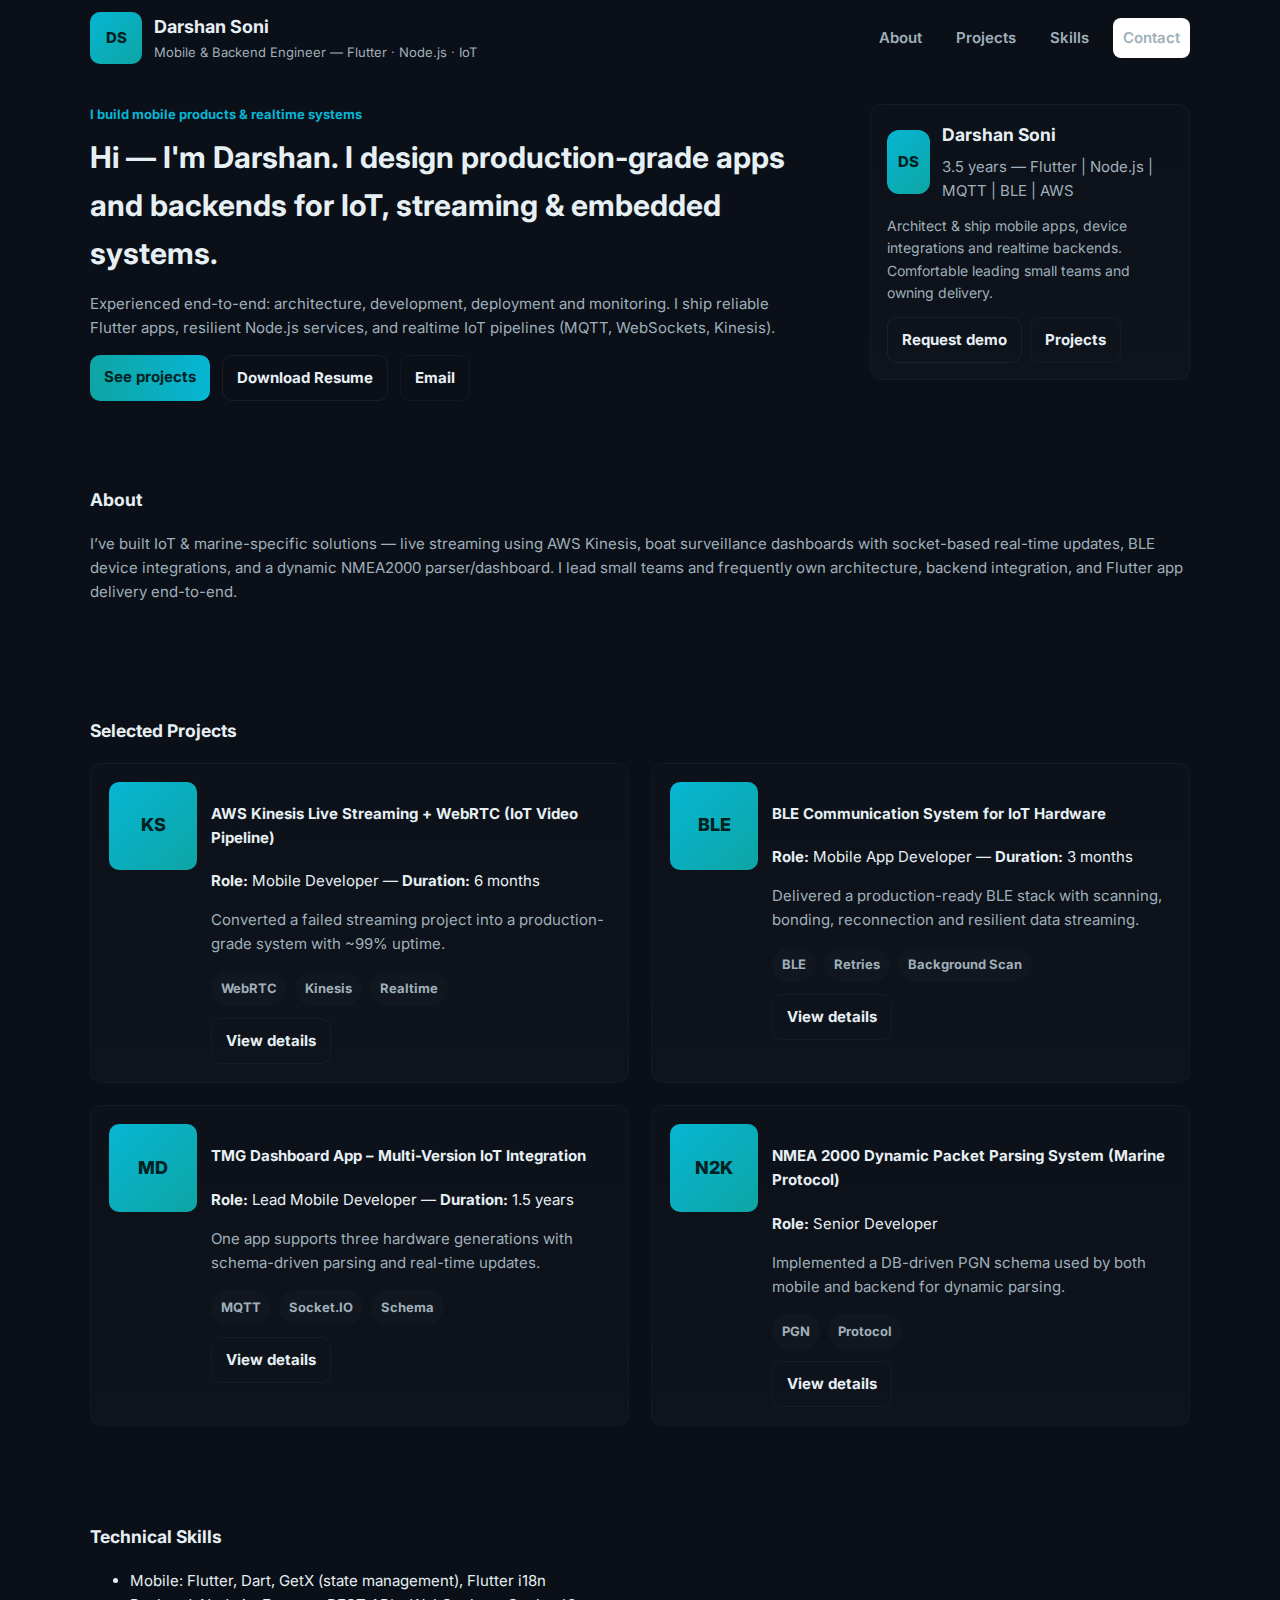
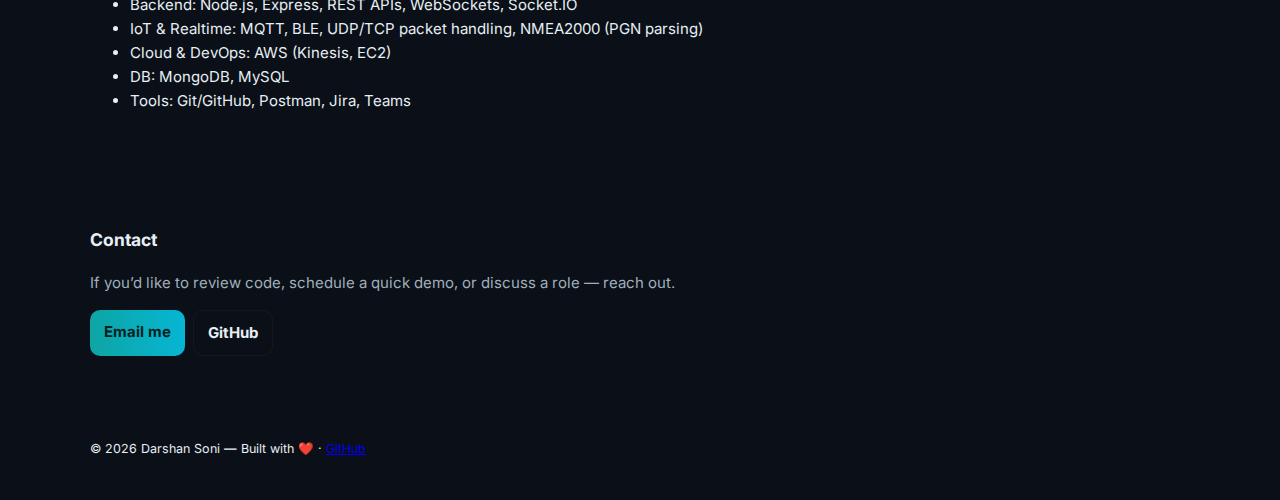
<file: index.html>
<!doctype html>
<html lang="en">
<head>
  <meta charset="utf-8" />
  <meta name="viewport" content="width=device-width,initial-scale=1" />
  <title>Darshan Soni — Mobile & Backend Engineer</title>
  <meta name="description" content="Darshan Soni — Full stack mobile app & IoT engineer. Flutter, Node.js, AWS, MQTT, real-time streaming and IoT dashboards." />
  <link rel="preconnect" href="https://fonts.googleapis.com">
  <link href="https://fonts.googleapis.com/css2?family=Inter:wght@300;400;600;700;800&display=swap" rel="stylesheet">
  <style>
    :root{
      --bg: #0b0f17;
      --card: rgba(255,255,255,0.03);
      --muted: #9fb0bb;
      --muted-strong: #c8e6ea;
      --accent-1: #06b6d4;
      --accent-2: #0ea5a4;
      --maxw:1100px;
      --radius:12px;
      font-family: 'Inter', system-ui, -apple-system, 'Segoe UI', Roboto, 'Helvetica Neue', Arial;
    }
    *{box-sizing:border-box}
    html,body{height:100%}
    body{margin:0;background:var(--bg);color:#e6f0f4;-webkit-font-smoothing:antialiased;line-height:1.6;font-size:15px}
    .container{width:92%;max-width:var(--maxw);margin:0 auto;padding:40px 0}
    header.site-header{position:relative;padding:12px 0}
    .nav-inner{display:flex;align-items:center;justify-content:space-between}
    .brand{display:flex;gap:12px;align-items:center}
    .logo{width:52px;height:52px;border-radius:10px;background:linear-gradient(135deg,var(--accent-1),var(--accent-2));display:flex;align-items:center;justify-content:center;font-weight:800;color:#022}
    .brand h1{margin:0;font-size:18px}
    .subtitle{margin:0;color:var(--muted);font-size:13px}
    nav.links{display:flex;gap:14px}
    nav.links a{color:var(--muted);text-decoration:none;padding:8px 10px;border-radius:8px;font-weight:600}
    .cta{background:#fff;color:#000;padding:10px 14px;border-radius:10px}

    .hero{padding:28px 0}
    .hero-inner{display:flex;gap:28px;align-items:flex-start}
    .hero-left{flex:1}
    .eyebrow{color:var(--accent-1);font-weight:700;font-size:13px}
    .hero-left h2{font-size:30px;margin:8px 0}
    .hero-left p{color:var(--muted);max-width:720px}
    .actions{display:flex;gap:12px;margin-top:12px}
    .btn{display:inline-block;padding:10px 14px;border-radius:10px;border:1px solid rgba(255,255,255,0.04);text-decoration:none;color:inherit;font-weight:700}
    .btn.primary{background:linear-gradient(90deg,var(--accent-2),var(--accent-1));color:#022;border:none}
    .btn.ghost{background:transparent;border:1px solid rgba(255,255,255,0.06)}

    .hero-right{width:320px}
    .profile-card{background:linear-gradient(180deg, rgba(255,255,255,0.01), rgba(255,255,255,0.02));border:1px solid rgba(255,255,255,0.04);padding:16px;border-radius:12px}

    /* Projects grid */
    .projects-grid{display:grid;grid-template-columns:repeat(2,1fr);gap:22px;margin-top:18px}
    .project-card{background:linear-gradient(180deg, rgba(255,255,255,0.01), rgba(255,255,255,0.02));border:1px solid rgba(255,255,255,0.03);padding:18px;border-radius:12px;display:flex;gap:14px;align-items:flex-start;overflow:hidden}
    .project-thumb{width:88px;height:88px;border-radius:10px;background:linear-gradient(135deg,var(--accent-1),var(--accent-2));display:flex;align-items:center;justify-content:center;font-weight:800;color:#022;font-size:18px;flex-shrink:0}
    .project h4{margin:0 0 8px;color:var(--muted-strong)}
    .project p{margin:6px 0;color:var(--muted);line-height:1.6}
    .badges{display:flex;gap:8px;flex-wrap:wrap;margin-top:8px}
    .skill{background:rgba(255,255,255,0.02);padding:7px 10px;border-radius:999px;font-weight:700;color:var(--muted);font-size:13px}

    /* Modal (overlay) */
    .modal-backdrop{position:fixed;inset:0;background:rgba(2,6,12,0.88);display:none;align-items:center;justify-content:center;padding:28px;z-index:9999}
    .modal-backdrop.show{display:flex}
    .modal-content{width:980px;max-width:calc(100% - 64px);background:linear-gradient(180deg,rgba(255,255,255,0.02),rgba(255,255,255,0.01));border:1px solid rgba(255,255,255,0.06);padding:20px;border-radius:12px;display:flex;gap:18px;max-height:85vh;overflow:hidden}
    .modal-left{width:360px;flex-shrink:0;display:flex;flex-direction:column}
    .modal-thumb{width:100%;height:220px;border-radius:8px;background:linear-gradient(135deg,var(--accent-1),var(--accent-2));display:flex;align-items:center;justify-content:center;font-weight:800;color:#022;font-size:22px}
    .modal-links{margin-top:12px;display:flex;gap:10px}
    .modal-meta{margin-top:12px;color:var(--muted);font-size:14px}
    .modal-right{flex:1;overflow:auto;padding-right:8px}
    .modal-header{display:flex;justify-content:space-between;align-items:flex-start}
    .modal-close{background:transparent;border:none;color:var(--muted);font-size:20px;cursor:pointer}
    .modal-desc{margin-top:10px;color:var(--muted-strong);line-height:1.7}
    .modal-impact{margin-top:12px;color:var(--muted)}
    .modal-extras{margin-top:14px;display:flex;gap:8px;flex-wrap:wrap}
    body.modal-open{overflow:hidden}

    @media (max-width:980px){.projects-grid{grid-template-columns:1fr}.modal-content{flex-direction:column}.modal-left{width:100%}.modal-thumb{height:180px}.modal-right{max-height:40vh}}
  </style>
</head>
<body>
  <header class="site-header container" role="banner">
    <div class="nav-inner">
      <div class="brand">
        <div class="logo">DS</div>
        <div>
          <h1>Darshan Soni</h1>
          <p class="subtitle">Mobile & Backend Engineer — Flutter · Node.js · IoT</p>
        </div>
      </div>
      <nav class="links" role="navigation" aria-label="section links">
        <a href="#about">About</a>
        <a href="#projects">Projects</a>
        <a href="#skills">Skills</a>
        <a href="#contact" class="cta">Contact</a>
      </nav>
    </div>
  </header>

  <main>
    <section class="hero container">
      <div class="hero-inner">
        <div class="hero-left">
          <div class="eyebrow">I build mobile products & realtime systems</div>
          <h2>Hi — I'm Darshan. I design production-grade apps and backends for IoT, streaming & embedded systems.</h2>
          <p>Experienced end-to-end: architecture, development, deployment and monitoring. I ship reliable Flutter apps, resilient Node.js services, and realtime IoT pipelines (MQTT, WebSockets, Kinesis).</p>
          <div class="actions">
            <a class="btn primary" href="#projects">See projects</a>
            <a class="btn ghost" href="Darshan_Soni_Software_Enginner.pdf" target="_blank" rel="noopener">Download Resume</a>
            <a class="btn" href="mailto:darshansoni865@gmail.com">Email</a>
          </div>
        </div>

        <aside class="hero-right">
          <div class="profile-card">
            <div style="display:flex;gap:12px;align-items:center">
              <div class="logo" style="width:64px;height:64px;border-radius:12px">DS</div>
              <div>
                <h3 style="margin:0">Darshan Soni</h3>
                <p style="margin:6px 0 0;color:var(--muted)">3.5 years — Flutter | Node.js | MQTT | BLE | AWS</p>
              </div>
            </div>
            <div style="margin-top:12px;color:var(--muted);font-size:14px">Architect & ship mobile apps, device integrations and realtime backends. Comfortable leading small teams and owning delivery.</div>
            <div style="margin-top:12px;display:flex;gap:8px">
              <a class="btn ghost" href="#contact">Request demo</a>
              <a class="btn" href="#projects">Projects</a>
            </div>
          </div>
        </aside>
      </div>
    </section>

    <section id="about" class="container about">
      <h3>About</h3>
      <p style="color:var(--muted)">I’ve built IoT & marine-specific solutions — live streaming using AWS Kinesis, boat surveillance dashboards with socket-based real-time updates, BLE device integrations, and a dynamic NMEA2000 parser/dashboard. I lead small teams and frequently own architecture, backend integration, and Flutter app delivery end-to-end.</p>
    </section>

    <section id="projects" class="container projects">
      <h3>Selected Projects</h3>

      <div class="projects-grid">
        <div class="project-card" data-project="kinesis">
          <div class="project-thumb">KS</div>
          <div>
            <h4>AWS Kinesis Live Streaming + WebRTC (IoT Video Pipeline)</h4>
            <p><strong>Role:</strong> Mobile Developer — <strong>Duration:</strong> 6 months</p>
            <p style="color:var(--muted)">Converted a failed streaming project into a production-grade system with ~99% uptime.</p>
            <div class="badges"><span class="skill">WebRTC</span><span class="skill">Kinesis</span><span class="skill">Realtime</span></div>
            <div style="margin-top:12px"><a class="btn" href="#" data-open="kinesis">View details</a></div>
          </div>
        </div>

        <div class="project-card" data-project="ble">
          <div class="project-thumb">BLE</div>
          <div>
            <h4>BLE Communication System for IoT Hardware</h4>
            <p><strong>Role:</strong> Mobile App Developer — <strong>Duration:</strong> 3 months</p>
            <p style="color:var(--muted)">Delivered a production-ready BLE stack with scanning, bonding, reconnection and resilient data streaming.</p>
            <div class="badges"><span class="skill">BLE</span><span class="skill">Retries</span><span class="skill">Background Scan</span></div>
            <div style="margin-top:12px"><a class="btn" href="#" data-open="ble">View details</a></div>
          </div>
        </div>

        <div class="project-card" data-project="dashboard">
          <div class="project-thumb">MD</div>
          <div>
            <h4>TMG Dashboard App – Multi-Version IoT Integration</h4>
            <p><strong>Role:</strong> Lead Mobile Developer — <strong>Duration:</strong> 1.5 years</p>
            <p style="color:var(--muted)">One app supports three hardware generations with schema-driven parsing and real-time updates.</p>
            <div class="badges"><span class="skill">MQTT</span><span class="skill">Socket.IO</span><span class="skill">Schema</span></div>
            <div style="margin-top:12px"><a class="btn" href="#" data-open="dashboard">View details</a></div>
          </div>
        </div>

        <div class="project-card" data-project="n2k">
          <div class="project-thumb">N2K</div>
          <div>
            <h4>NMEA 2000 Dynamic Packet Parsing System (Marine Protocol)</h4>
            <p><strong>Role:</strong> Senior Developer</p>
            <p style="color:var(--muted)">Implemented a DB-driven PGN schema used by both mobile and backend for dynamic parsing.</p>
            <div class="badges"><span class="skill">PGN</span><span class="skill">Protocol</span></div>
            <div style="margin-top:12px"><a class="btn" href="#" data-open="n2k">View details</a></div>
          </div>
        </div>
      </div>

      <!-- Modal -->
      <div id="projectModal" class="modal-backdrop" aria-hidden="true">
        <div class="modal-content" role="dialog" aria-modal="true" aria-labelledby="modalTitle">
          <div class="modal-left">
            <div id="modalThumb" class="modal-thumb">IMG</div>
            <div class="modal-links">
              <a id="modalAndroid" class="btn primary" href="#" target="_blank" rel="noopener">Android</a>
              <a id="modalIos" class="btn" href="#" target="_blank" rel="noopener">iOS</a>
            </div>
            <div class="modal-meta"><p id="modalTech"></p><p id="modalDuration"></p></div>
          </div>

          <div class="modal-right">
            <div class="modal-header">
              <div>
                <h3 id="modalTitle"></h3>
                <p id="modalRole" class="muted"></p>
              </div>
              <button id="modalClose" class="modal-close" aria-label="Close">✕</button>
            </div>
            <div id="modalDesc" class="modal-desc"></div>
            <div id="modalImpact" class="modal-impact"></div>
            <div id="modalExtras" class="modal-extras"></div>
          </div>
        </div>
      </div>

    </section>

    <section id="skills" class="container skills">
      <h3>Technical Skills</h3>
      <ul class="skill-list">
        <li>Mobile: Flutter, Dart, GetX (state management), Flutter i18n</li>
        <li>Backend: Node.js, Express, REST APIs, WebSockets, Socket.IO</li>
        <li>IoT & Realtime: MQTT, BLE, UDP/TCP packet handling, NMEA2000 (PGN parsing)</li>
        <li>Cloud & DevOps: AWS (Kinesis, EC2)</li>
        <li>DB: MongoDB, MySQL</li>
        <li>Tools: Git/GitHub, Postman, Jira, Teams</li>
      </ul>
    </section>

    <section id="contact" class="container contact">
      <h3>Contact</h3>
      <p style="color:var(--muted)">If you’d like to review code, schedule a quick demo, or discuss a role — reach out.</p>
      <div style="margin-top:12px;display:flex;gap:8px">
        <a class="btn primary" href="mailto:darshansoni865@gmail.com">Email me</a>
        <a class="btn" href="https://github.com/darshansoni09" target="_blank">GitHub</a>
      </div>
    </section>

    <footer class="site-footer">
      <div class="container">
        <small>© <span id="year"></span> Darshan Soni — Built with ❤️ · <a href="https://github.com/darshansoni09" target="_blank" rel="noopener">GitHub</a></small>
      </div>
    </footer>
  </main>

  <script>
    document.addEventListener('DOMContentLoaded', ()=>{
      document.getElementById('year').innerText = new Date().getFullYear();

      const PROJECTS = {
        kinesis: {
          title: 'AWS Kinesis Live Streaming + WebRTC (IoT Video Pipeline)',
          role: 'Mobile Developer — handled entire pipeline independently',
          tech: 'Flutter, AWS Kinesis Video Streams, WebRTC, RTSP, CloudWatch, IAM',
          duration: '6 months',
          desc: `This project was originally considered a failure — the senior engineering team could not stabilise the live streaming pipeline. I requested permission to attempt it despite limited experience and, within one week, implemented WebRTC signalling and SDP exchange, stabilised producer–consumer communication, handled ICE candidates, designed fail-safe reconnection logic, reduced frame drops and latency, integrated token-based authentication, and built CloudWatch monitoring and alerts.`,
          impact: 'Converted a failed project into a production-grade system with ~99% uptime and reduced dependency on external support.',
          android: '',
          ios: '',
          thumb: 'KS'
        },
        ble: {
          title: 'BLE Communication System for IoT Hardware',
          role: 'Mobile App Developer',
          tech: 'Flutter, Platform Channels, BLE (GATT)',
          duration: '3 months',
          desc: `Assigned during probation, I designed and delivered a complete BLE pipeline: scanning, pairing, secure bonding, read/write on characteristics, stable real-time sensor streaming, a custom retry + timeout framework, automatic reconnection, and error handling for fragmented packets.`,
          impact: 'The BLE module became the foundation for future products — minimal disconnections and a production-ready BLE stack.',
          android: 'https://play.google.com/store/apps/details?id=com.themarineguardian.app',
          ios: 'https://apps.apple.com/gr/app/tmg-bt/id6448838544',
          thumb: 'BLE'
        },
        dashboard: {
          title: 'TMG Dashboard App – Multi-Version IoT Integration',
          role: 'Lead Mobile Developer',
          tech: 'Flutter, MQTT, Socket.IO, UDP/TCP parsing, GetX, Node.js, MongoDB',
          duration: '1.5 years',
          desc: `Built the entire TMG Dashboard from scratch: login/onboarding, real-time boat tracking, dynamic sensor dashboards, alerts & alarms, notifications, i18n, device pairing and offline fallbacks. Redesigned architecture to support hardware v1→v3 with schema-driven parsing.`,
          impact: 'One app now supports three hardware generations and reduced polling to socket-driven realtime updates.',
          android: 'https://play.google.com/store/apps/details?id=com.themarineguardiandashboard.app',
          ios: 'https://apps.apple.com/gr/app/tmg-dash/id6450049327',
          thumb: 'MD'
        },
        n2k: {
          title: 'NMEA 2000 Dynamic Packet Parsing System (Marine Protocol)',
          role: 'Senior Developer',
          tech: 'Flutter, Node.js, MongoDB, Custom PGN Schema Engine',
          duration: '',
          desc: `Rather than hardcoding every PGN, I proposed and proved a dynamic DB-driven PGN schema that maps start index, byte length, types, scaling and units. Mobile and backend parse packets using the same schema, with validation layers to detect malformed packets.`,
          impact: 'Eliminated repetitive code, enabled fast PGN additions via DB entries, and improved maintainability across mobile and backend.',
          android: '',
          ios: '',
          thumb: 'N2K'
        }
      };

      const modalBackdrop = document.getElementById('projectModal');
      const modalClose = document.getElementById('modalClose');

      function openModal(key){
        const data = PROJECTS[key];
        if(!data) return;
        document.getElementById('modalTitle').innerText = data.title;
        document.getElementById('modalRole').innerText = data.role;
        document.getElementById('modalTech').innerText = 'Tech: ' + data.tech;
        document.getElementById('modalDuration').innerText = data.duration ? 'Duration: ' + data.duration : '';
        document.getElementById('modalDesc').innerText = data.desc;
        document.getElementById('modalImpact').innerText = 'Impact: ' + data.impact;
        document.getElementById('modalThumb').innerText = data.thumb;
        document.getElementById('modalAndroid').href = data.android || '';
        document.getElementById('modalIos').href = data.ios || '';
        modalBackdrop.classList.add('show');
        document.body.classList.add('modal-open');
        // focus trap start
        document.getElementById('modalClose').focus();
      }

      function closeModal(){
        modalBackdrop.classList.remove('show');
        document.body.classList.remove('modal-open');
      }

      document.querySelectorAll('[data-open]').forEach(btn=> btn.addEventListener('click', (e)=>{e.preventDefault();openModal(btn.getAttribute('data-open'));}));

      modalClose.addEventListener('click', closeModal);
      modalBackdrop.addEventListener('click', (e)=>{ if(e.target === modalBackdrop) closeModal();});
      document.addEventListener('keydown', (e)=>{ if(e.key === 'Escape') closeModal(); });
    });
  </script>
</body>
</html>
</file>
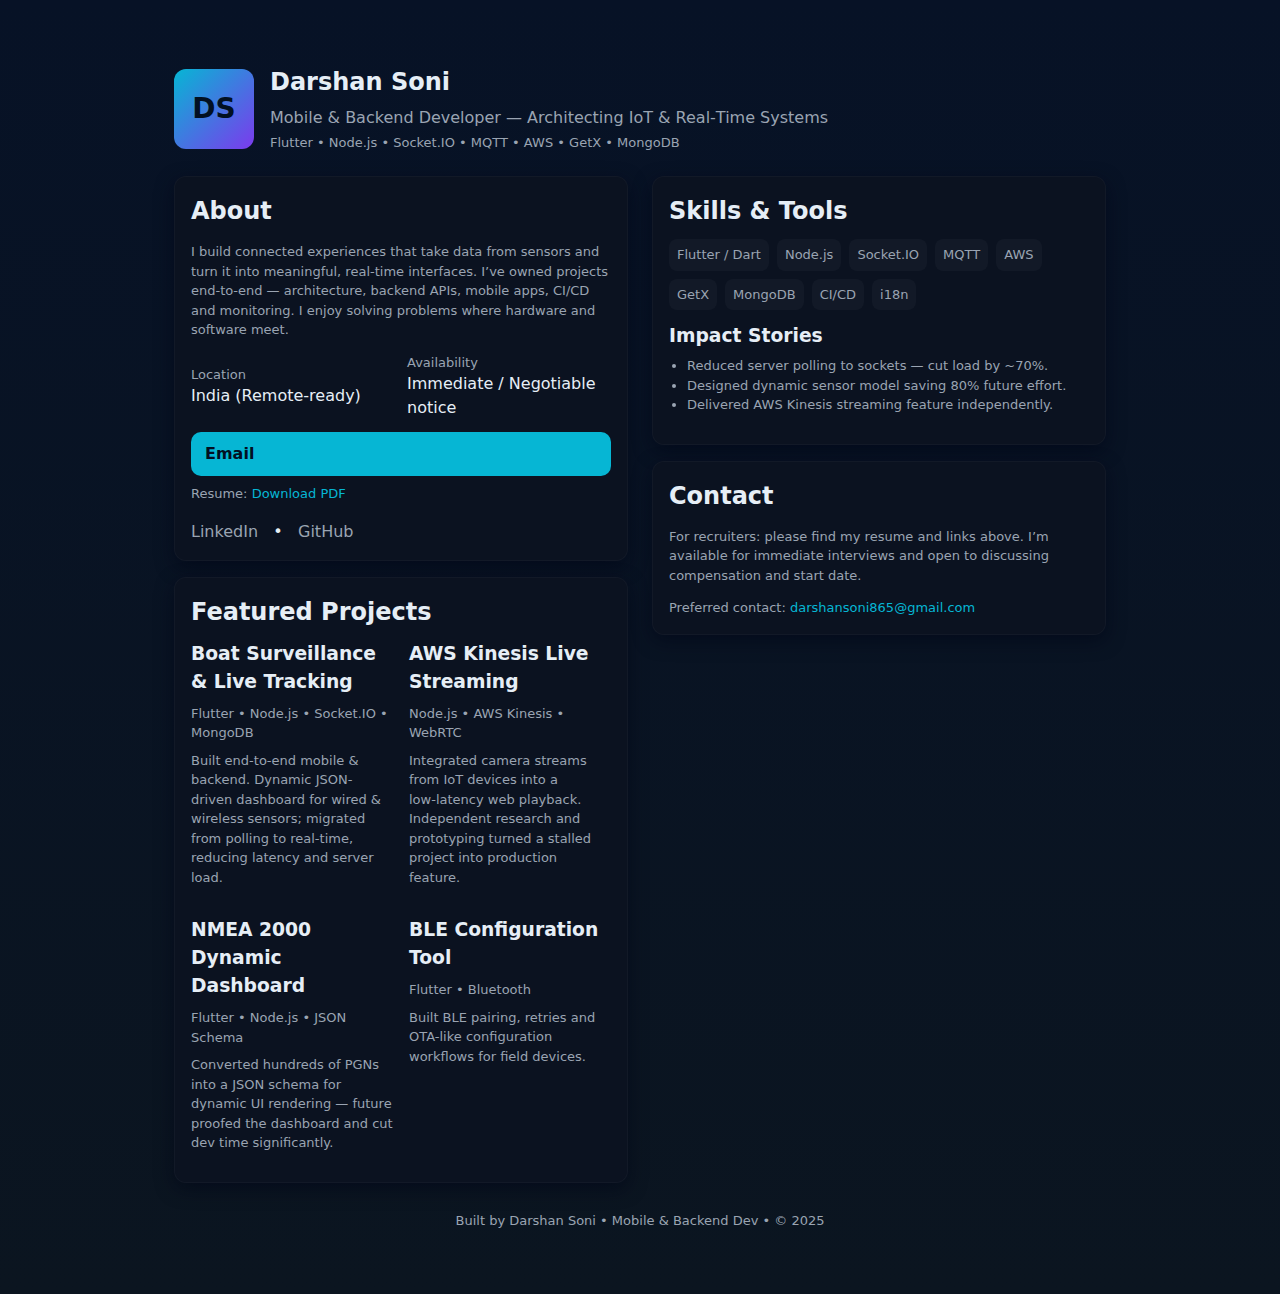
<file: darshan_portfolio_index.html>
<!-- Updated single-file portfolio for Darshan Soni with live contact details and resume link -->

<!doctype html>
<html lang="en">
<head>
  <meta charset="utf-8">
  <meta name="viewport" content="width=device-width,initial-scale=1">
  <title>Darshan Soni — Mobile & Backend Developer</title>
  <meta name="description" content="Darshan Soni — Flutter & Node.js developer focused on IoT and real-time systems">
  <style>
    :root{--bg:#0f1724;--card:#0b1220;--accent:#06b6d4;--muted:#9aa4b2;--glass:rgba(255,255,255,0.03)}
    *{box-sizing:border-box}
    body{margin:0;font-family:Inter,ui-sans-serif,system-ui,-apple-system,'Segoe UI',Roboto,'Helvetica Neue',Arial; background:linear-gradient(180deg,#071226 0%, #0b1520 100%);color:#e6eef6;line-height:1.5}
    .wrap{max-width:980px;margin:40px auto;padding:24px}
    header{display:flex;align-items:center;gap:16px}
    .avatar{width:80px;height:80px;border-radius:12px;background:linear-gradient(135deg,var(--accent),#7c3aed);display:flex;align-items:center;justify-content:center;font-weight:700;font-size:28px;color:#021022}
    h1{margin:0;font-size:24px}
    p.lead{margin:6px 0 0;color:var(--muted)}
    .row{display:flex;gap:24px;margin-top:24px}
    .col{flex:1}
    .card{background:var(--card);border-radius:12px;padding:16px;box-shadow:0 6px 18px rgba(2,6,23,0.6);border:1px solid rgba(255,255,255,0.03)}
    .projects{display:grid;grid-template-columns:repeat(2,1fr);gap:16px}
    .project h3{margin:0 0 8px 0}
    .small{font-size:13px;color:var(--muted)}
    .tags{display:flex;gap:8px;flex-wrap:wrap;margin-top:10px}
    .tag{background:var(--glass);padding:6px 8px;border-radius:8px;font-size:13px;color:var(--muted)}
    a.button{display:inline-block;background:var(--accent);color:#021022;padding:10px 14px;border-radius:10px;text-decoration:none;font-weight:600}
    footer{margin-top:28px;text-align:center;color:var(--muted);font-size:13px}
    .contact{display:flex;flex-direction:column;gap:8px}
    .meta{display:flex;gap:12px;align-items:center}
    @media(max-width:720px){.row{flex-direction:column}.projects{grid-template-columns:1fr}.avatar{width:64px;height:64px;font-size:22px}}
  </style>
</head>
<body>
  <div class="wrap">
    <header>
      <div class="avatar">DS</div>
      <div>
        <h1>Darshan Soni</h1>
        <p class="lead">Mobile & Backend Developer — Architecting IoT & Real‑Time Systems<br><span class="small">Flutter • Node.js • Socket.IO • MQTT • AWS • GetX • MongoDB</span></p>
      </div>
    </header>

    <div class="row" style="margin-top:22px">
      <div class="col">
        <div class="card">
          <h2 style="margin:0 0 6px 0">About</h2>
          <p class="small">I build connected experiences that take data from sensors and turn it into meaningful, real‑time interfaces. I’ve owned projects end‑to‑end — architecture, backend APIs, mobile apps, CI/CD and monitoring. I enjoy solving problems where hardware and software meet.</p>

          <div style="margin-top:12px" class="meta">
            <div style="flex:1">
              <div class="small">Location</div>
              <div>India (Remote-ready)</div>
            </div>
            <div style="flex:1">
              <div class="small">Availability</div>
              <div>Immediate / Negotiable notice</div>
            </div>
          </div>

          <div style="margin-top:12px" class="contact">
            <a class="button" href="mailto:darshansoni865@gmail.com">Email</a>
            <div class="small">Resume: <a href="Darshan_Soni_Software_Enginner.pdf" style="color:var(--accent);text-decoration:none">Download PDF</a></div>
            <div style="margin-top:8px">
              <a href="https://www.linkedin.com/in/darshan-soni-software-engineer/" target="_blank" style="color:var(--muted);text-decoration:none">LinkedIn</a> &nbsp; • &nbsp; <a href="https://github.com/darshansoni09" target="_blank" style="color:var(--muted);text-decoration:none">GitHub</a>
            </div>
          </div>
        </div>

        <div class="card" style="margin-top:16px">
          <h2 style="margin:0 0 6px 0">Featured Projects</h2>
          <div class="projects" style="margin-top:10px">
            <div class="project">
              <h3>Boat Surveillance & Live Tracking</h3>
              <div class="small">Flutter • Node.js • Socket.IO • MongoDB</div>
              <p class="small" style="margin-top:8px">Built end‑to‑end mobile & backend. Dynamic JSON-driven dashboard for wired & wireless sensors; migrated from polling to real‑time, reducing latency and server load.</p>
            </div>

            <div class="project">
              <h3>AWS Kinesis Live Streaming</h3>
              <div class="small">Node.js • AWS Kinesis • WebRTC</div>
              <p class="small" style="margin-top:8px">Integrated camera streams from IoT devices into a low‑latency web playback. Independent research and prototyping turned a stalled project into production feature.</p>
            </div>

            <div class="project">
              <h3>NMEA 2000 Dynamic Dashboard</h3>
              <div class="small">Flutter • Node.js • JSON Schema</div>
              <p class="small" style="margin-top:8px">Converted hundreds of PGNs into a JSON schema for dynamic UI rendering — future proofed the dashboard and cut dev time significantly.</p>
            </div>

            <div class="project">
              <h3>BLE Configuration Tool</h3>
              <div class="small">Flutter • Bluetooth</div>
              <p class="small" style="margin-top:8px">Built BLE pairing, retries and OTA-like configuration workflows for field devices.</p>
            </div>
          </div>
        </div>

      </div>

      <div class="col">
        <div class="card">
          <h2 style="margin:0 0 6px 0">Skills & Tools</h2>
          <div class="tags">
            <div class="tag">Flutter / Dart</div>
            <div class="tag">Node.js</div>
            <div class="tag">Socket.IO</div>
            <div class="tag">MQTT</div>
            <div class="tag">AWS</div>
            <div class="tag">GetX</div>
            <div class="tag">MongoDB</div>
            <div class="tag">CI/CD</div>
            <div class="tag">i18n</div>
          </div>

          <div style="margin-top:12px">
            <h3 style="margin:6px 0">Impact Stories</h3>
            <ul class="small" style="padding-left:18px;margin-top:6px">
              <li>Reduced server polling to sockets — cut load by ~70%.</li>
              <li>Designed dynamic sensor model saving 80% future effort.</li>
              <li>Delivered AWS Kinesis streaming feature independently.</li>
            </ul>
          </div>
        </div>

        <div class="card" style="margin-top:16px">
          <h2 style="margin:0 0 6px 0">Contact</h2>
          <p class="small">For recruiters: please find my resume and links above. I’m available for immediate interviews and open to discussing compensation and start date.</p>
          <div style="margin-top:12px" class="small">Preferred contact: <a href="mailto:darshansoni865@gmail.com" style="color:var(--accent);text-decoration:none">darshansoni865@gmail.com</a></div>
        </div>
      </div>
    </div>

    <footer>
      Built by Darshan Soni • Mobile & Backend Dev • © 2025
    </footer>
  </div>
</body>
</html>
</file>
